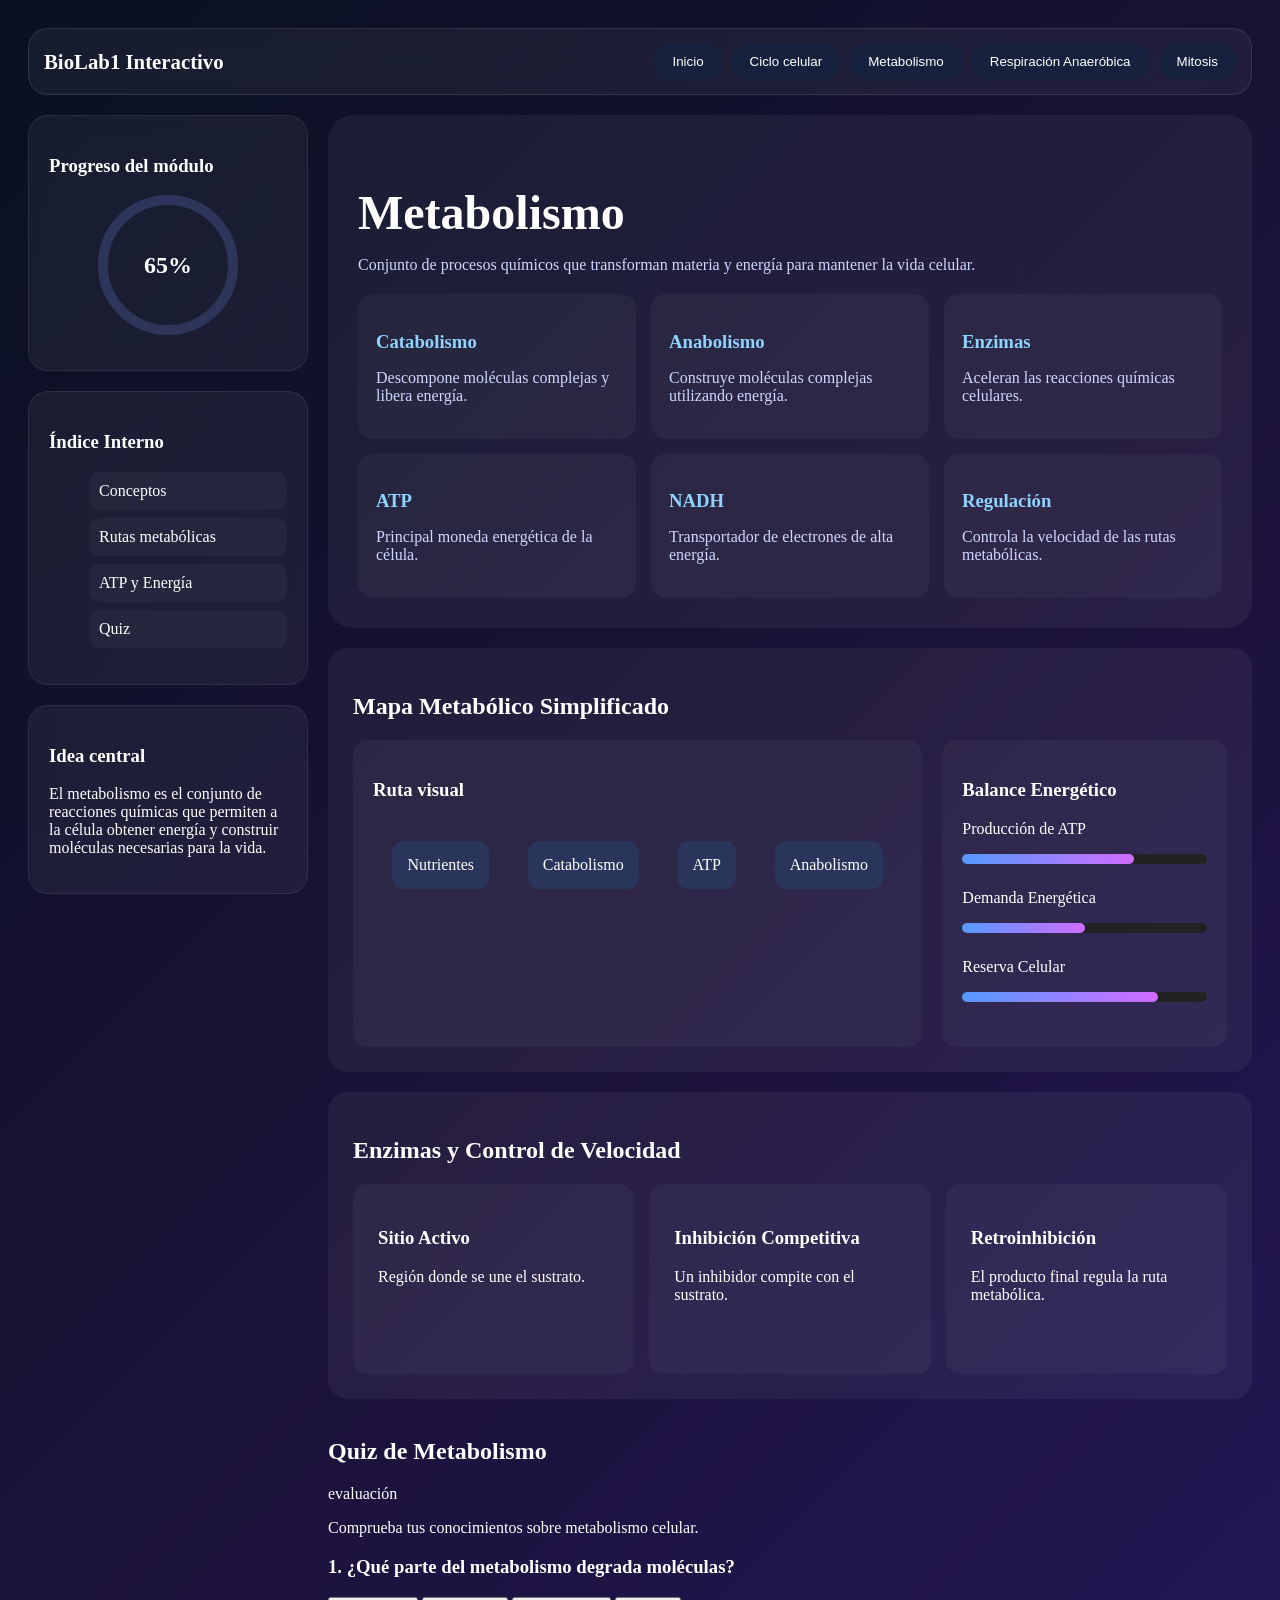
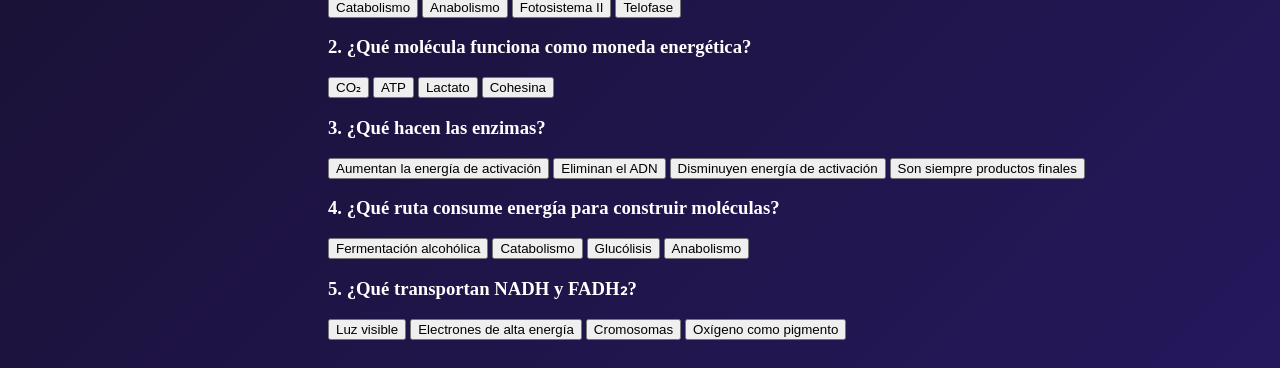
<file: metabolismo.html>
<!DOCTYPE html>
<html lang="es">
<head>
<meta charset="UTF-8">
<meta name="viewport" content="width=device-width, initial-scale=1.0">
<title>Metabolismo Celular</title>

<link rel="stylesheet" href="estilos.css">

</head>


<body>

<div class="container">

    <div class="navbar">
        <div class="logo">BioLab1 Interactivo</div>

        <div class="menu">
            <a href="index.html"><button>Inicio</button></a>
            
            <a href="ciclo celular.html"><button>Ciclo celular</button></a>
            
            <a href="metabolismo.html"><button>Metabolismo</button></a>

            <a href="respiracion anaerobica.html"><button>Respiración Anaeróbica</button></a>
             <a href="mitosis.html"><button>Mitosis</button></a>
        </div>
    </div>

    <!-- Panel izquierdo -->

    <aside class="sidebar">

        <div class="card">
            <h3>Progreso del módulo</h3>

            <div class="progress-circle">
                65%
            </div>
        </div>

        <div class="card index">
            <h3>Índice Interno</h3>
            <ul>
                <li>Conceptos</li>
                <li>Rutas metabólicas</li>
                <li>ATP y Energía</li>
                <li>Quiz</li>
            </ul>
        </div>

        <div class="card">
            <h3>Idea central</h3>
            <p>
                El metabolismo es el conjunto de reacciones químicas
                que permiten a la célula obtener energía y construir
                moléculas necesarias para la vida.
            </p>
        </div>

    </aside>

    <!-- Contenido principal -->

    <main class="main">

        <section class="hero">
            <h1>Metabolismo</h1>
            <p>
                Conjunto de procesos químicos que transforman materia
                y energía para mantener la vida celular.
            </p>

            <div class="grid-info">

                <div class="info-box">
                    <h3>Catabolismo</h3>
                    <p>
                        Descompone moléculas complejas y libera energía.
                    </p>
                </div>

                <div class="info-box">
                    <h3>Anabolismo</h3>
                    <p>
                        Construye moléculas complejas utilizando energía.
                    </p>
                </div>

                <div class="info-box">
                    <h3>Enzimas</h3>
                    <p>
                        Aceleran las reacciones químicas celulares.
                    </p>
                </div>

                <div class="info-box">
                    <h3>ATP</h3>
                    <p>
                        Principal moneda energética de la célula.
                    </p>
                </div>

                <div class="info-box">
                    <h3>NADH</h3>
                    <p>
                        Transportador de electrones de alta energía.
                    </p>
                </div>

                <div class="info-box">
                    <h3>Regulación</h3>
                    <p>
                        Controla la velocidad de las rutas metabólicas.
                    </p>
                </div>

            </div>
        </section>

        <section class="map-section">

            <h2>Mapa Metabólico Simplificado</h2>

            <div class="map-grid">

                <div class="route">

                    <h3>Ruta visual</h3>

                    <div class="flow">
                        <div>Nutrientes</div>
                        <div>Catabolismo</div>
                        <div>ATP</div>
                        <div>Anabolismo</div>
                    </div>

                </div>

                <div class="balance">

                    <h3>Balance Energético</h3>

                    <p>Producción de ATP</p>
                    <div class="bar">
                        <div class="fill"></div>
                    </div>

                    <p>Demanda Energética</p>
                    <div class="bar">
                        <div class="fill" style="width:50%;"></div>
                    </div>

                    <p>Reserva Celular</p>
                    <div class="bar">
                        <div class="fill" style="width:80%;"></div>
                    </div>

                </div>

            </div>

        </section>

        <section class="enzymes">

            <h2>Enzimas y Control de Velocidad</h2>

            <div class="enzymes-grid">

                <div>
                    <h3>Sitio Activo</h3>
                    <p>
                        Región donde se une el sustrato.
                    </p>
                </div>

                <div>
                    <h3>Inhibición Competitiva</h3>
                    <p>
                        Un inhibidor compite con el sustrato.
                    </p>
                </div>

                <div>
                    <h3>Retroinhibición</h3>
                    <p>
                        El producto final regula la ruta metabólica.
                    </p>
                </div>

            </div>

        </section>
        <section class="quiz-section">

  <section class="quiz-module">

    <div class="quiz-header">
        <h2>Quiz de Metabolismo</h2>
        <span class="quiz-tag">evaluación</span>
    </div>

    <p class="quiz-description">
        Comprueba tus conocimientos sobre metabolismo celular.
    </p>

    <!-- Pregunta 1 -->
    <div class="quiz-card">

        <h3>1. ¿Qué parte del metabolismo degrada moléculas?</h3>

        <button class="answer" data-correct="true">Catabolismo</button>
        <button class="answer">Anabolismo</button>
        <button class="answer">Fotosistema II</button>
        <button class="answer">Telofase</button>

    </div>

    <!-- Pregunta 2 -->
    <div class="quiz-card">

        <h3>2. ¿Qué molécula funciona como moneda energética?</h3>

        <button class="answer">CO₂</button>
        <button class="answer" data-correct="true">ATP</button>
        <button class="answer">Lactato</button>
        <button class="answer">Cohesina</button>

    </div>

    <!-- Pregunta 3 -->
    <div class="quiz-card">

        <h3>3. ¿Qué hacen las enzimas?</h3>

        <button class="answer">Aumentan la energía de activación</button>
        <button class="answer">Eliminan el ADN</button>
        <button class="answer" data-correct="true">
            Disminuyen energía de activación
        </button>
        <button class="answer">Son siempre productos finales</button>

    </div>

    <!-- Pregunta 4 -->
    <div class="quiz-card">

        <h3>4. ¿Qué ruta consume energía para construir moléculas?</h3>

        <button class="answer">Fermentación alcohólica</button>
        <button class="answer">Catabolismo</button>
        <button class="answer">Glucólisis</button>
        <button class="answer" data-correct="true">Anabolismo</button>

    </div>

    <!-- Pregunta 5 -->
    <div class="quiz-card">

        <h3>5. ¿Qué transportan NADH y FADH₂?</h3>

        <button class="answer">Luz visible</button>
        <button class="answer" data-correct="true">
            Electrones de alta energía
        </button>
        <button class="answer">Cromosomas</button>
        <button class="answer">Oxígeno como pigmento</button>

    </div>

</section>

</section>

    </main>

</div>


</body>
</html>
</file>
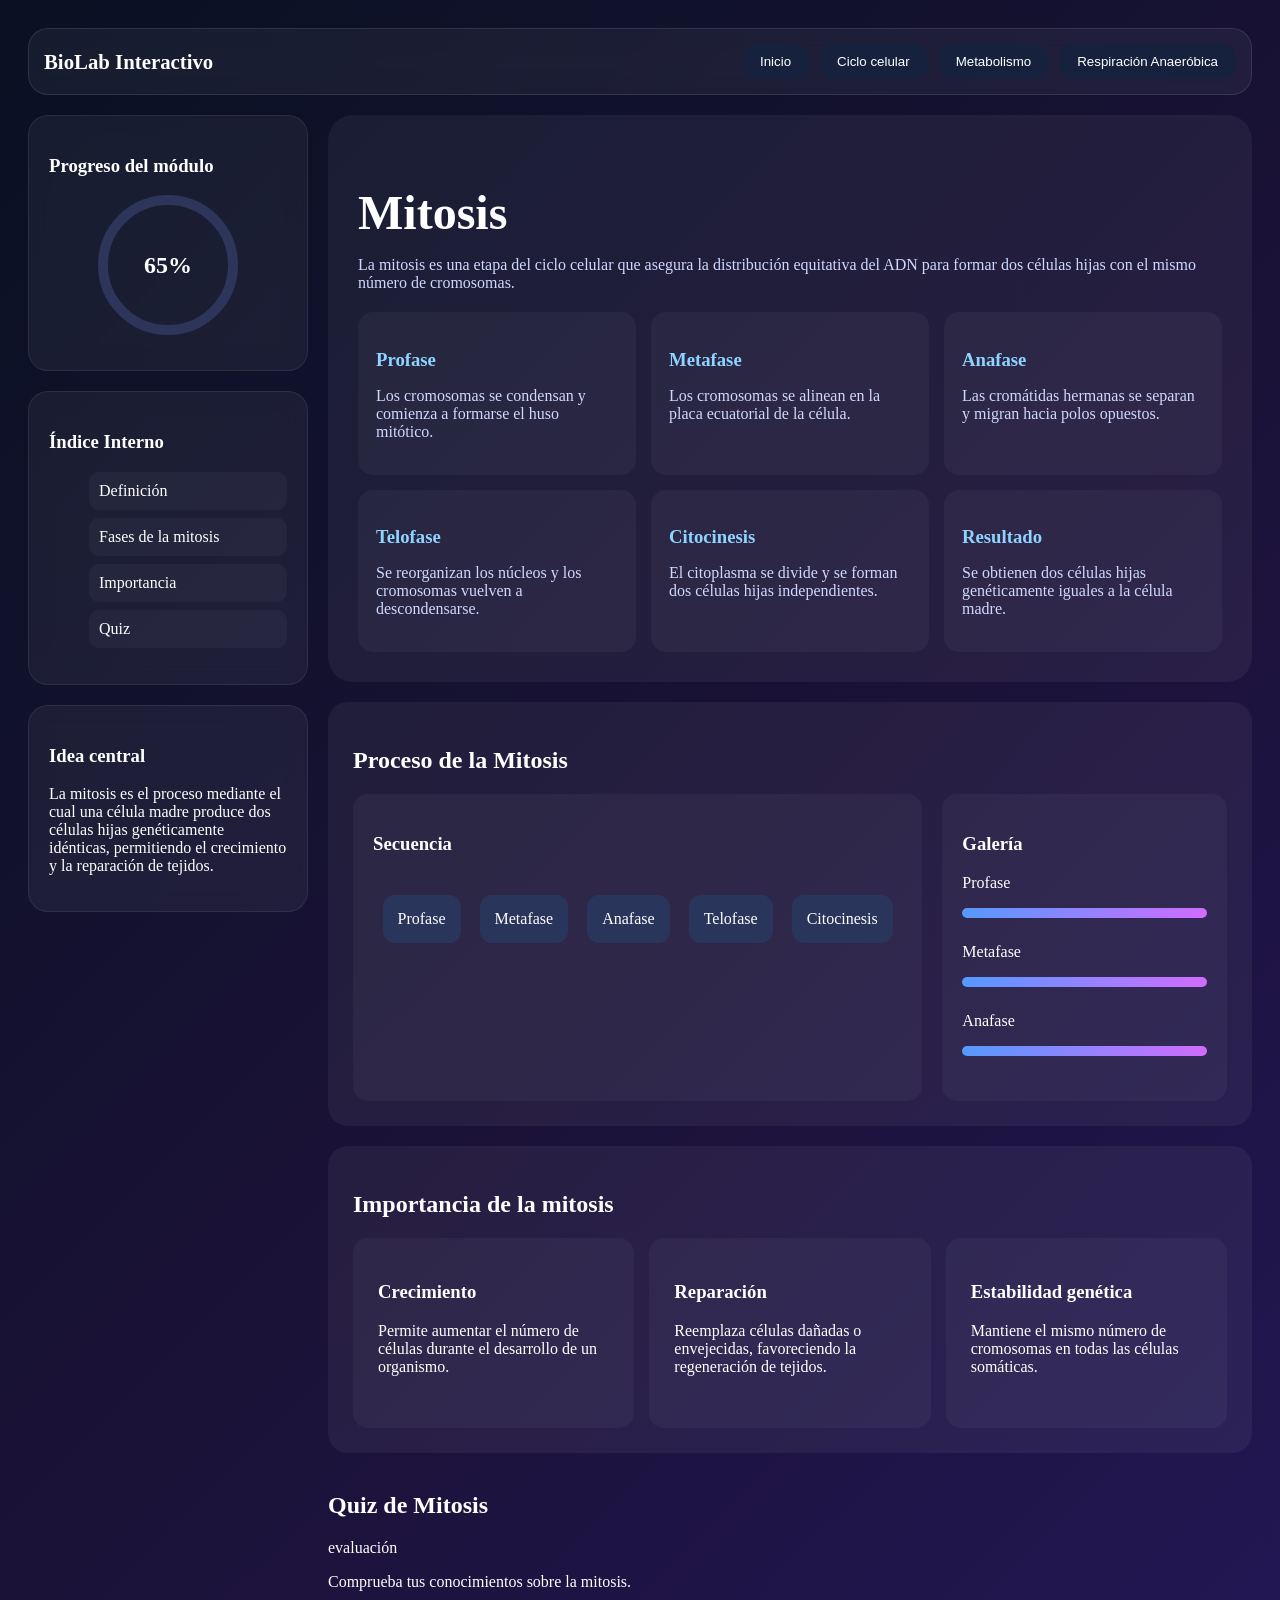
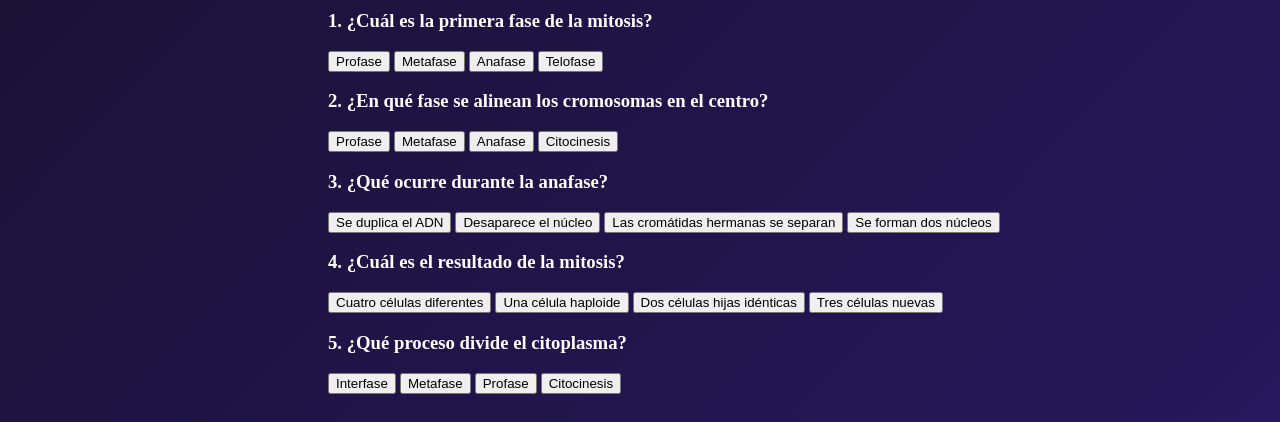
<file: mitosis.html>
<!DOCTYPE html>
<html lang="es">
<head>
<meta charset="UTF-8">
<meta name="viewport" content="width=device-width, initial-scale=1.0">
<title>Mitosis</title>

<link rel="stylesheet" href="estilos.css">

</head>

<body>

<div class="container">

    <div class="navbar">
        <div class="logo">BioLab Interactivo</div>

        <div class="menu">
            <a href="index.html"><button>Inicio</button></a>
            
            <a href="ciclo celular.html"><button>Ciclo celular</button></a>
            
            <a href="metabolismo.html"><button>Metabolismo</button></a>

            <a href="respiracion anaerobica.html"><button>Respiración Anaeróbica</button></a>
        </div>
    </div>

    <!-- Panel izquierdo -->

    <aside class="sidebar">

        <div class="card">
            <h3>Progreso del módulo</h3>

            <div class="progress-circle">
                65%
            </div>
        </div>

        <div class="card index">
            <h3>Índice Interno</h3>
            <ul>
                <li>Definición</li>
                <li>Fases de la mitosis</li>
                <li>Importancia</li>
                <li>Quiz</li>
            </ul>
        </div>

        <div class="card">
            <h3>Idea central</h3>
            <p>
                La mitosis es el proceso mediante el cual una célula madre
                produce dos células hijas genéticamente idénticas,
                permitiendo el crecimiento y la reparación de tejidos.
            </p>
        </div>

    </aside>

    <!-- Contenido principal -->

    <main class="main">

        <section class="hero">
            <h1>Mitosis</h1>

            <p>
                La mitosis es una etapa del ciclo celular que asegura
                la distribución equitativa del ADN para formar
                dos células hijas con el mismo número de cromosomas.
            </p>

            <div class="grid-info">

                <div class="info-box">
                    <h3>Profase</h3>
                    <p>
                        Los cromosomas se condensan y comienza a formarse
                        el huso mitótico.
                    </p>
                </div>

                <div class="info-box">
                    <h3>Metafase</h3>
                    <p>
                        Los cromosomas se alinean en la placa ecuatorial
                        de la célula.
                    </p>
                </div>

                <div class="info-box">
                    <h3>Anafase</h3>
                    <p>
                        Las cromátidas hermanas se separan y migran
                        hacia polos opuestos.
                    </p>
                </div>

                <div class="info-box">
                    <h3>Telofase</h3>
                    <p>
                        Se reorganizan los núcleos y los cromosomas
                        vuelven a descondensarse.
                    </p>
                </div>

                <div class="info-box">
                    <h3>Citocinesis</h3>
                    <p>
                        El citoplasma se divide y se forman
                        dos células hijas independientes.
                    </p>
                </div>

                <div class="info-box">
                    <h3>Resultado</h3>
                    <p>
                        Se obtienen dos células hijas genéticamente
                        iguales a la célula madre.
                    </p>
                </div>

            </div>
        </section>

        <section class="map-section">

            <h2>Proceso de la Mitosis</h2>

            <div class="map-grid">

                <div class="route">

                    <h3>Secuencia</h3>

                    <div class="flow">
                        <div>Profase</div>
                        <div>Metafase</div>
                        <div>Anafase</div>
                        <div>Telofase</div>
                        <div>Citocinesis</div>
                    </div>

                </div>

                <div class="balance">

                    <h3>Galería</h3>

                    <p>Profase</p>
                    <div class="bar">
                        <div class="fill" style="width:100%;"></div>
                    </div>

                    <p>Metafase</p>
                    <div class="bar">
                        <div class="fill" style="width:100%;"></div>
                    </div>

                    <p>Anafase</p>
                    <div class="bar">
                        <div class="fill" style="width:100%;"></div>
                    </div>

                </div>

            </div>

        </section>

        <section class="enzymes">

            <h2>Importancia de la mitosis</h2>

            <div class="enzymes-grid">

                <div>
                    <h3>Crecimiento</h3>
                    <p>
                        Permite aumentar el número de células durante
                        el desarrollo de un organismo.
                    </p>
                </div>

                <div>
                    <h3>Reparación</h3>
                    <p>
                        Reemplaza células dañadas o envejecidas,
                        favoreciendo la regeneración de tejidos.
                    </p>
                </div>

                <div>
                    <h3>Estabilidad genética</h3>
                    <p>
                        Mantiene el mismo número de cromosomas
                        en todas las células somáticas.
                    </p>
                </div>

            </div>

        </section>

        <section class="quiz-section">

            <section class="quiz-module">

                <div class="quiz-header">
                    <h2>Quiz de Mitosis</h2>
                    <span class="quiz-tag">evaluación</span>
                </div>

                <p class="quiz-description">
                    Comprueba tus conocimientos sobre la mitosis.
                </p>

                <!-- Pregunta 1 -->

                <div class="quiz-card">

                    <h3>1. ¿Cuál es la primera fase de la mitosis?</h3>

                    <button class="answer" data-correct="true">Profase</button>
                    <button class="answer">Metafase</button>
                    <button class="answer">Anafase</button>
                    <button class="answer">Telofase</button>

                </div>

                <!-- Pregunta 2 -->

                <div class="quiz-card">

                    <h3>2. ¿En qué fase se alinean los cromosomas en el centro?</h3>

                    <button class="answer">Profase</button>
                    <button class="answer" data-correct="true">Metafase</button>
                    <button class="answer">Anafase</button>
                    <button class="answer">Citocinesis</button>

                </div>

                <!-- Pregunta 3 -->

                <div class="quiz-card">

                    <h3>3. ¿Qué ocurre durante la anafase?</h3>

                    <button class="answer">Se duplica el ADN</button>
                    <button class="answer">Desaparece el núcleo</button>
                    <button class="answer" data-correct="true">
                        Las cromátidas hermanas se separan
                    </button>
                    <button class="answer">Se forman dos núcleos</button>

                </div>

                <!-- Pregunta 4 -->

                <div class="quiz-card">

                    <h3>4. ¿Cuál es el resultado de la mitosis?</h3>

                    <button class="answer">Cuatro células diferentes</button>
                    <button class="answer">Una célula haploide</button>
                    <button class="answer" data-correct="true">
                        Dos células hijas idénticas
                    </button>
                    <button class="answer">Tres células nuevas</button>

                </div>

                <!-- Pregunta 5 -->

                <div class="quiz-card">

                    <h3>5. ¿Qué proceso divide el citoplasma?</h3>

                    <button class="answer">Interfase</button>
                    <button class="answer">Metafase</button>
                    <button class="answer">Profase</button>
                    <button class="answer" data-correct="true">
                        Citocinesis
                    </button>

                </div>

            </section>

        </section>

    </main>

</div>

</body>
</html>
</file>
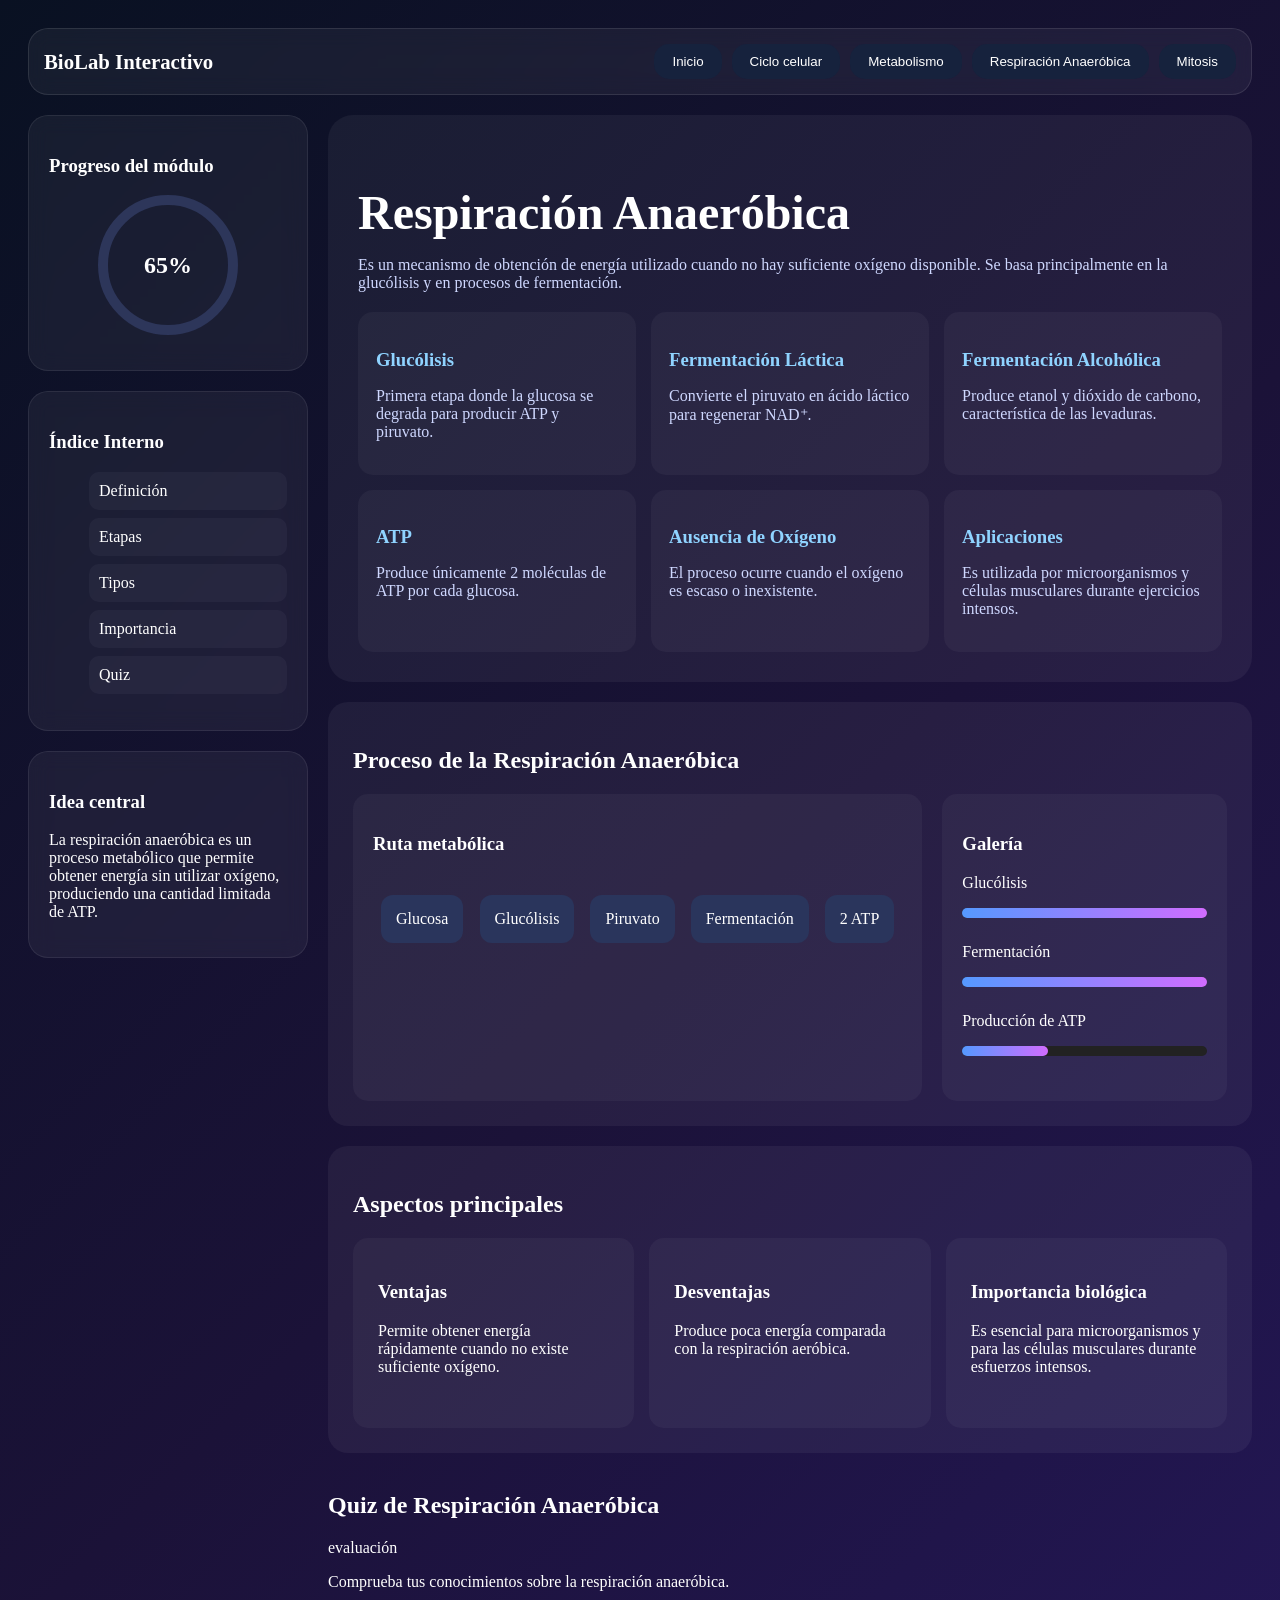
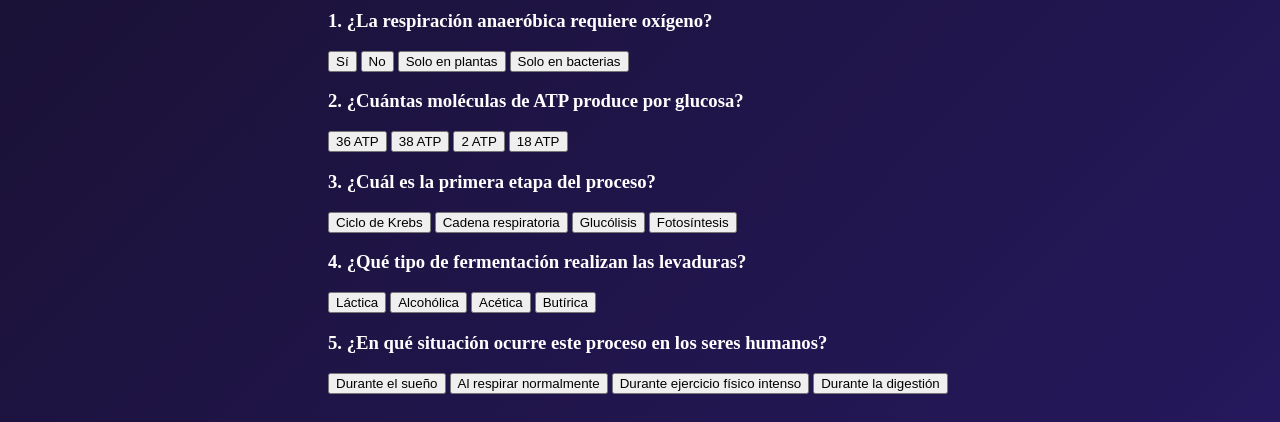
<file: respiracion anaerobica.html>
<!DOCTYPE html>
<html lang="es">
<head>
<meta charset="UTF-8">
<meta name="viewport" content="width=device-width, initial-scale=1.0">
<title>Respiración Anaeróbica</title>

<link rel="stylesheet" href="estilos.css">

</head>

<body>

<div class="container">

    <div class="navbar">
        <div class="logo">BioLab Interactivo</div>

        <div class="menu">
            <a href="index.html"><button>Inicio</button></a>
            
            <a href="ciclo celular.html"><button>Ciclo celular</button></a>
            
            <a href="metabolismo.html"><button>Metabolismo</button></a>

            <a href="respiracion anaerobica.html"><button>Respiración Anaeróbica</button></a>
             <a href="mitosis.html"><button>Mitosis</button></a>
        </div>
    </div>

    <!-- Panel izquierdo -->

    <aside class="sidebar">

        <div class="card">
            <h3>Progreso del módulo</h3>

            <div class="progress-circle">
                65%
            </div>
        </div>

        <div class="card index">
            <h3>Índice Interno</h3>
            <ul>
                <li>Definición</li>
                <li>Etapas</li>
                <li>Tipos</li>
                <li>Importancia</li>
                <li>Quiz</li>
            </ul>
        </div>

        <div class="card">
            <h3>Idea central</h3>
            <p>
                La respiración anaeróbica es un proceso metabólico que
                permite obtener energía sin utilizar oxígeno,
                produciendo una cantidad limitada de ATP.
            </p>
        </div>

    </aside>

    <!-- Contenido principal -->

    <main class="main">

        <section class="hero">

            <h1>Respiración Anaeróbica</h1>

            <p>
                Es un mecanismo de obtención de energía utilizado cuando
                no hay suficiente oxígeno disponible. Se basa principalmente
                en la glucólisis y en procesos de fermentación.
            </p>

            <div class="grid-info">

                <div class="info-box">
                    <h3>Glucólisis</h3>
                    <p>
                        Primera etapa donde la glucosa se degrada para
                        producir ATP y piruvato.
                    </p>
                </div>

                <div class="info-box">
                    <h3>Fermentación Láctica</h3>
                    <p>
                        Convierte el piruvato en ácido láctico para
                        regenerar NAD⁺.
                    </p>
                </div>

                <div class="info-box">
                    <h3>Fermentación Alcohólica</h3>
                    <p>
                        Produce etanol y dióxido de carbono,
                        característica de las levaduras.
                    </p>
                </div>

                <div class="info-box">
                    <h3>ATP</h3>
                    <p>
                        Produce únicamente 2 moléculas de ATP
                        por cada glucosa.
                    </p>
                </div>

                <div class="info-box">
                    <h3>Ausencia de Oxígeno</h3>
                    <p>
                        El proceso ocurre cuando el oxígeno
                        es escaso o inexistente.
                    </p>
                </div>

                <div class="info-box">
                    <h3>Aplicaciones</h3>
                    <p>
                        Es utilizada por microorganismos y células
                        musculares durante ejercicios intensos.
                    </p>
                </div>

            </div>

        </section>

        <section class="map-section">

            <h2>Proceso de la Respiración Anaeróbica</h2>

            <div class="map-grid">

                <div class="route">

                    <h3>Ruta metabólica</h3>

                    <div class="flow">
                        <div>Glucosa</div>
                        <div>Glucólisis</div>
                        <div>Piruvato</div>
                        <div>Fermentación</div>
                        <div>2 ATP</div>
                    </div>

                </div>

                <div class="balance">

                    <h3>Galería</h3>

                    <p>Glucólisis</p>
                    <div class="bar">
                        <div class="fill" style="width:100%;"></div>
                    </div>

                    <p>Fermentación</p>
                    <div class="bar">
                        <div class="fill" style="width:100%;"></div>
                    </div>

                    <p>Producción de ATP</p>
                    <div class="bar">
                        <div class="fill" style="width:35%;"></div>
                    </div>

                </div>

            </div>

        </section>

        <section class="enzymes">

            <h2>Aspectos principales</h2>

            <div class="enzymes-grid">

                <div>
                    <h3>Ventajas</h3>
                    <p>
                        Permite obtener energía rápidamente
                        cuando no existe suficiente oxígeno.
                    </p>
                </div>

                <div>
                    <h3>Desventajas</h3>
                    <p>
                        Produce poca energía comparada con la
                        respiración aeróbica.
                    </p>
                </div>

                <div>
                    <h3>Importancia biológica</h3>
                    <p>
                        Es esencial para microorganismos y para
                        las células musculares durante esfuerzos intensos.
                    </p>
                </div>

            </div>

        </section>

        <section class="quiz-section">

            <section class="quiz-module">

                <div class="quiz-header">
                    <h2>Quiz de Respiración Anaeróbica</h2>
                    <span class="quiz-tag">evaluación</span>
                </div>

                <p class="quiz-description">
                    Comprueba tus conocimientos sobre la respiración anaeróbica.
                </p>

                <!-- Pregunta 1 -->

                <div class="quiz-card">

                    <h3>1. ¿La respiración anaeróbica requiere oxígeno?</h3>

                    <button class="answer">Sí</button>
                    <button class="answer" data-correct="true">No</button>
                    <button class="answer">Solo en plantas</button>
                    <button class="answer">Solo en bacterias</button>

                </div>

                <!-- Pregunta 2 -->

                <div class="quiz-card">

                    <h3>2. ¿Cuántas moléculas de ATP produce por glucosa?</h3>

                    <button class="answer">36 ATP</button>
                    <button class="answer">38 ATP</button>
                    <button class="answer" data-correct="true">2 ATP</button>
                    <button class="answer">18 ATP</button>

                </div>

                <!-- Pregunta 3 -->

                <div class="quiz-card">

                    <h3>3. ¿Cuál es la primera etapa del proceso?</h3>

                    <button class="answer">Ciclo de Krebs</button>
                    <button class="answer">Cadena respiratoria</button>
                    <button class="answer" data-correct="true">
                        Glucólisis
                    </button>
                    <button class="answer">Fotosíntesis</button>

                </div>

                <!-- Pregunta 4 -->

                <div class="quiz-card">

                    <h3>4. ¿Qué tipo de fermentación realizan las levaduras?</h3>

                    <button class="answer">Láctica</button>
                    <button class="answer" data-correct="true">
                        Alcohólica
                    </button>
                    <button class="answer">Acética</button>
                    <button class="answer">Butírica</button>

                </div>

                <!-- Pregunta 5 -->

                <div class="quiz-card">

                    <h3>5. ¿En qué situación ocurre este proceso en los seres humanos?</h3>

                    <button class="answer">Durante el sueño</button>
                    <button class="answer">Al respirar normalmente</button>
                    <button class="answer" data-correct="true">
                        Durante ejercicio físico intenso
                    </button>
                    <button class="answer">Durante la digestión</button>

                </div>

            </section>

        </section>

    </main>

</div>

</body>
</html>
</file>
<file: estilos.css>
<style>
*{
    margin:0;
    padding:0;
    box-sizing:border-box;
    font-family: 'Segoe UI', sans-serif;
}

body{
    background: linear-gradient(135deg,#091122,#1b1238,#25185c);
    color:white;
    min-height:100vh;
}

.container{
    display:grid;
    grid-template-columns:280px 1fr;
    gap:20px;
    padding:20px;
}

/* Barra superior */
.navbar{
    grid-column:1/3;
    background:rgba(255,255,255,0.05);
    backdrop-filter: blur(10px);
    border:1px solid rgba(255,255,255,0.1);
    border-radius:20px;
    padding:15px;
    display:flex;
    justify-content:space-between;
    align-items:center;
}

.logo{
    font-size:1.3rem;
    font-weight:bold;
}

.menu{
    display:flex;
    gap:10px;
}

.menu button{
    background:#16223d;
    color:white;
    border:none;
    padding:10px 18px;
    border-radius:15px;
    cursor:pointer;
}

.menu button:hover{
    background:#4d6cff;
}

/* Panel izquierdo */

.sidebar{
    display:flex;
    flex-direction:column;
    gap:20px;
}

.card{
    background:rgba(255,255,255,0.05);
    backdrop-filter: blur(10px);
    border:1px solid rgba(255,255,255,0.08);
    border-radius:20px;
    padding:20px;
}

.progress-circle{
    width:120px;
    height:120px;
    border-radius:50%;
    border:10px solid #2d365a;
    margin:15px auto;
    display:flex;
    justify-content:center;
    align-items:center;
    font-size:1.5rem;
    font-weight:bold;
}

.index ul{
    list-style:none;
}

.index li{
    padding:10px;
    margin:8px 0;
    background:rgba(255,255,255,0.04);
    border-radius:10px;
}

/* Área principal */

.main{
    display:flex;
    flex-direction:column;
    gap:20px;
}

/* Encabezado */

.hero{
    background:rgba(255,255,255,0.05);
    border-radius:25px;
    padding:30px;
}

.hero h1{
    font-size:3rem;
    margin-bottom:10px;
}

.hero p{
    color:#cfd8ff;
}

/* Tarjetas conceptos */

.grid-info{
    display:grid;
    grid-template-columns:repeat(3,1fr);
    gap:15px;
    margin-top:20px;
}

.info-box{
    background:rgba(255,255,255,0.04);
    border-radius:15px;
    padding:18px;
}

.info-box h3{
    margin-bottom:10px;
    color:#8fd3ff;
}

/* Mapa metabólico */

.map-section{
    background:rgba(255,255,255,0.05);
    border-radius:20px;
    padding:25px;
}

.map-grid{
    display:grid;
    grid-template-columns:2fr 1fr;
    gap:20px;
    margin-top:20px;
}

.route{
    background:rgba(255,255,255,0.04);
    border-radius:15px;
    padding:20px;
}

.flow{
    display:flex;
    justify-content:space-around;
    align-items:center;
    margin-top:40px;
}

.flow div{
    background:#2a355c;
    padding:15px;
    border-radius:12px;
    text-align:center;
}

.balance{
    background:rgba(255,255,255,0.04);
    border-radius:15px;
    padding:20px;
}

.bar{
    width:100%;
    height:10px;
    background:#222;
    border-radius:10px;
    margin:10px 0 25px;
}

.fill{
    height:100%;
    width:70%;
    background:linear-gradient(to right,#59f,#d16cff);
    border-radius:10px;
}

/* Enzimas */

.enzymes{
    background:rgba(255,255,255,0.05);
    border-radius:20px;
    padding:25px;
}

.enzymes-grid{
    display:grid;
    grid-template-columns:repeat(3,1fr);
    gap:15px;
    margin-top:20px;
}

.enzymes-grid div{
    background:rgba(255,255,255,0.04);
    padding:25px;
    border-radius:15px;
    min-height:140px;
}

/* Responsive */

@media(max-width:1000px){

.container{
    grid-template-columns:1fr;
}

.navbar{
    grid-column:1;
}

.map-grid{
    grid-template-columns:1fr;
}

.grid-info,
.enzymes-grid{
    grid-template-columns:1fr;
}
}
</style>
</file>
